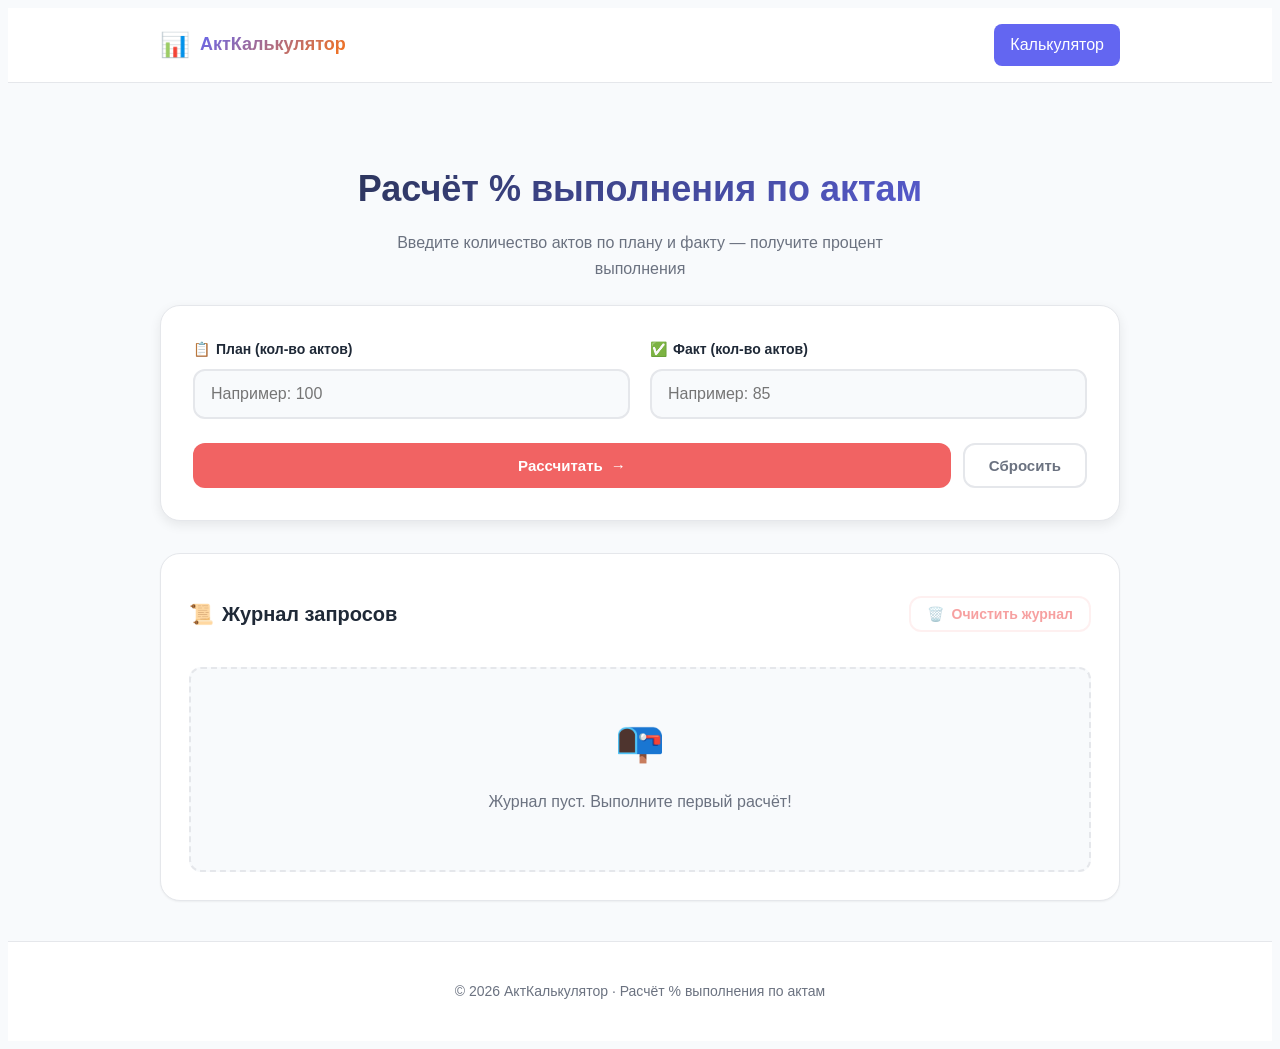
<file: index.html>
<!DOCTYPE html>
<html lang="ru">
<head>
    <meta charset="UTF-8">
    <meta name="viewport" content="width=device-width, initial-scale=1.0">
    <title>Калькулятор % выполнения актов</title>
    <link rel="stylesheet" href="style.css">
</head>
<body>
    <header class="site-header">
        <div class="container header-inner">
            <div class="logo">
                <span class="logo-icon">📊</span>
                <span class="logo-text">АктКалькулятор</span>
            </div>
            <nav class="nav">
                <a href="index.html" class="nav-link active">Калькулятор</a>
            </nav>
        </div>
    </header>

    <main class="container">
        <section class="hero">
            <h1 class="hero-title">Расчёт % выполнения по актам</h1>
            <p class="hero-subtitle">Введите количество актов по плану и факту — получите процент выполнения</p>
        </section>

        <section class="calculator-card">
            <div class="form-grid">
                <div class="field">
                    <label for="planInput" class="field-label">
                        <span class="field-icon">📋</span>
                        План (кол-во актов)
                    </label>
                    <input type="text" id="planInput" class="field-input" placeholder="Например: 100" autocomplete="off">
                </div>
                <div class="field">
                    <label for="factInput" class="field-label">
                        <span class="field-icon">✅</span>
                        Факт (кол-во актов)
                    </label>
                    <input type="text" id="factInput" class="field-input" placeholder="Например: 85" autocomplete="off">
                </div>
            </div>

            <div class="actions">
                <button id="calcBtn" class="btn btn-primary">
                    <span>Рассчитать</span>
                    <span class="btn-arrow">→</span>
                </button>
                <button id="resetBtn" class="btn btn-ghost">Сбросить</button>
            </div>

            <div id="resultBox" class="result-box hidden" aria-live="polite">
                <div class="result-icon" id="resultIcon">🎯</div>
                <div class="result-content">
                    <div class="result-title" id="resultTitle">Результат</div>
                    <div class="result-value" id="resultValue">—</div>
                </div>
            </div>
        </section>

        <section class="log-section">
            <div class="log-header">
                <h2 class="log-title">
                    <span class="log-icon">📜</span>
                    Журнал запросов
                </h2>
                <button id="clearLogBtn" class="btn btn-danger-ghost">
                    <span>🗑️</span> Очистить журнал
                </button>
            </div>
            <div id="logList" class="log-list">
                <div id="logEmpty" class="log-empty">
                    <span class="log-empty-icon">📭</span>
                    <p>Журнал пуст. Выполните первый расчёт!</p>
                </div>
            </div>
        </section>
    </main>

    <footer class="site-footer">
        <div class="container">
            <p>© 2026 АктКалькулятор · Расчёт % выполнения по актам</p>
        </div>
    </footer>

    <script src="script.js"></script>
</body>
</html>
</file>
<file: style.css>
{
    box-sizing: border-box;
    margin: 0;
    padding: 0;
}

:root {
    --primary: #6366f1;
    --primary-dark: #4f46e5;
    --primary-light: #eef2ff;
    --accent: #f97316;
    --success: #10b981;
    --success-light: #d1fae5;
    --danger: #ef4444;
    --danger-light: #fee2e2;
    --warning: #f59e0b;
    --warning-light: #fef3c7;
    --text: #1f2937;
    --text-muted: #6b7280;
    --bg: #f8fafc;
    --card: #ffffff;
    --border: #e5e7eb;
    --shadow-sm: 0 1px 2px rgba(0, 0, 0, 0.05);
    --shadow-md: 0 4px 12px rgba(0, 0, 0, 0.08);
    --radius-sm: 8px;
    --radius-md: 12px;
    --radius-lg: 20px;
}

body {
    font-family: -apple-system, BlinkMacSystemFont, "Segoe UI", Roboto, "Helvetica Neue", Arial, sans-serif;
    background: var(--bg);
    color: var(--text);
    line-height: 1.6;
    min-height: 100vh;
    display: flex;
    flex-direction: column;
}

.container {
    max-width: 960px;
    margin: 0 auto;
    padding: 0 20px;
    width: 100%;
}

/* ============ ШАПКА ============ */
.site-header {
    background: rgba(255, 255, 255, 0.9);
    border-bottom: 1px solid var(--border);
    padding: 16px 0;
    position: sticky;
    top: 0;
    z-index: 100;
    backdrop-filter: blur(10px);
}

.header-inner {
    display: flex;
    align-items: center;
    justify-content: space-between;
    gap: 16px;
}

.logo {
    display: flex;
    align-items: center;
    gap: 10px;
    font-weight: 700;
    font-size: 18px;
}

.logo-icon { font-size: 24px; }

.logo-text {
    background: linear-gradient(135deg, var(--primary), var(--accent));
    -webkit-background-clip: text;
    background-clip: text;
    -webkit-text-fill-color: transparent;
}

.nav { display: flex; gap: 8px; }

.nav-link {
    padding: 8px 16px;
    border-radius: var(--radius-sm);
    color: var(--text-muted);
    text-decoration: none;
    font-weight: 500;
    transition: all 0.2s ease;
}

.nav-link:hover { background: var(--primary-light); color: var(--primary); }
.nav-link.active { background: var(--primary); color: white; }

/* ============ HERO ============ */
.hero { text-align: center; padding: 48px 0 24px; }

.hero-title {
    font-size: clamp(24px, 4vw, 36px);
    font-weight: 800;
    margin-bottom: 12px;
    background: linear-gradient(135deg, var(--text) 0%, var(--primary) 100%);
    -webkit-background-clip: text;
    background-clip: text;
    -webkit-text-fill-color: transparent;
}

.hero-subtitle {
    color: var(--text-muted);
    font-size: clamp(14px, 2vw, 16px);
    max-width: 560px;
    margin: 0 auto;
}

/* ============ КАРТОЧКА КАЛЬКУЛЯТОРА ============ */
.calculator-card {
    background: var(--card);
    border-radius: var(--radius-lg);
    padding: 32px;
    box-shadow: var(--shadow-md);
    margin-bottom: 32px;
    border: 1px solid var(--border);
}

.form-grid {
    display: grid;
    grid-template-columns: 1fr 1fr;
    gap: 20px;
    margin-bottom: 24px;
}

.field { display: flex; flex-direction: column; gap: 8px; }

.field-label {
    display: flex;
    align-items: center;
    gap: 6px;
    font-weight: 600;
    font-size: 14px;
}

.field-input {
    padding: 14px 16px;
    border: 2px solid var(--border);
    border-radius: var(--radius-md);
    font-size: 16px;
    font-family: inherit;
    transition: all 0.2s ease;
    background: var(--bg);
}

.field-input:focus {
    outline: none;
    border-color: var(--primary);
    background: white;
    box-shadow: 0 0 0 4px rgba(99, 102, 241, 0.1);
}

.field-input.input-error {
    border-color: var(--danger);
    background: var(--danger-light);
    animation: shake 0.4s ease;
}

@keyframes shake {
    0%, 100% { transform: translateX(0); }
    25% { transform: translateX(-6px); }
    75% { transform: translateX(6px); }
}

/* ============ КНОПКИ ============ */
.actions { display: flex; gap: 12px; flex-wrap: wrap; }

.btn {
    display: inline-flex;
    align-items: center;
    justify-content: center;
    gap: 8px;
    padding: 12px 24px;
    border-radius: var(--radius-md);
    font-size: 15px;
    font-weight: 600;
    font-family: inherit;
    cursor: pointer;
    border: 2px solid transparent;
    transition: all 0.2s ease;
    text-decoration: none;
    white-space: nowrap;
}

.btn-primary {
    background: #f16363;
    color: white;
    flex: 1;
    min-width: 180px;
}

.btn-primary:hover {
    background: var(--primary-dark);
    transform: translateY(-2px);
    box-shadow: var(--shadow-md);
}

.btn-arrow { transition: transform 0.2s ease; }
.btn-primary:hover .btn-arrow { transform: translateX(4px); }

.btn-ghost {
    background: transparent;
    color: var(--text-muted);
    border-color: var(--border);
}

.btn-ghost:hover {
    background: var(--bg);
    color: var(--text);
    border-color: var(--text-muted);
}

.btn-danger-ghost {
    background: transparent;
    color: var(--danger);
    border-color: var(--danger-light);
    padding: 8px 16px;
    font-size: 14px;
}

.btn-danger-ghost:hover {
    background: var(--danger-light);
    border-color: var(--danger);
}

/* ============ БЛОК РЕЗУЛЬТАТА ============ */
.result-box {
    margin-top: 24px;
    padding: 20px;
    border-radius: var(--radius-md);
    display: flex;
    align-items: center;
    gap: 16px;
    animation: slideIn 0.3s ease;
    border: 2px solid;
}

@keyframes slideIn {
    from { opacity: 0; transform: translateY(-10px); }
    to { opacity: 1; transform: translateY(0); }
}

.result-box.hidden { display: none; }

.result-box.result-success { background: var(--success-light); border-color: var(--success); }
.result-box.result-warning { background: var(--warning-light); border-color: var(--warning); }
.result-box.result-error { background: var(--danger-light); border-color: var(--danger); }

.result-icon { font-size: 36px; flex-shrink: 0; }

.result-content { flex: 1; min-width: 0; }

.result-title {
    font-size: 13px;
    font-weight: 600;
    text-transform: uppercase;
    letter-spacing: 0.5px;
    opacity: 0.7;
    margin-bottom: 4px;
}

.result-value {
    font-size: clamp(16px, 2.5vw, 20px);
    font-weight: 700;
    word-break: break-word;
}

.result-success .result-value { color: #047857; }
.result-warning .result-value { color: #b45309; }
.result-error .result-value { color: #b91c1c; }

/* ============ ЖУРНАЛ ============ */
.log-section {
    background: var(--card);
    border-radius: var(--radius-lg);
    padding: 28px;
    box-shadow: var(--shadow-sm);
    border: 1px solid var(--border);
    margin-bottom: 40px;
}

.log-header {
    display: flex;
    align-items: center;
    justify-content: space-between;
    gap: 16px;
    margin-bottom: 20px;
    flex-wrap: wrap;
}

.log-title {
    font-size: 20px;
    font-weight: 700;
    display: flex;
    align-items: center;
    gap: 8px;
}

.log-list { display: flex; flex-direction: column; gap: 10px; }

.log-empty {
    text-align: center;
    padding: 40px 20px;
    color: var(--text-muted);
    background: var(--bg);
    border-radius: var(--radius-md);
    border: 2px dashed var(--border);
}

.log-empty-icon { font-size: 40px; display: block; margin-bottom: 8px; }

.log-entry {
    display: grid;
    grid-template-columns: auto 1fr auto;
    gap: 16px;
    align-items: center;
    padding: 14px 18px;
    background: var(--bg);
    border-radius: var(--radius-md);
    border: 1px solid var(--border);
    animation: fadeIn 0.3s ease;
    transition: all 0.2s ease;
}

@keyframes fadeIn {
    from { opacity: 0; transform: translateY(8px); }
    to { opacity: 1; transform: translateY(0); }
}

.log-entry:hover {
    border-color: var(--primary);
    box-shadow: var(--shadow-sm);
}

.log-time {
    font-size: 12px;
    color: var(--text-muted);
    font-weight: 600;
    font-variant-numeric: tabular-nums;
    background: white;
    padding: 4px 10px;
    border-radius: 20px;
    border: 1px solid var(--border);
    white-space: nowrap;
}

.log-data { display: flex; flex-direction: column; gap: 2px; min-width: 0; }

.log-inputs { font-size: 14px; color: var(--text); font-weight: 500; }
.log-inputs strong { color: var(--primary); }

.log-result {
    font-size: 13px;
    color: var(--text-muted);
    word-break: break-word;
}

.log-result.log-result-success { color: var(--success); font-weight: 600; }
.log-result.log-result-error { color: var(--danger); }

.log-number {
    font-size: 14px;
    font-weight: 700;
    color: var(--text-muted);
    background: white;
    width: 32px;
    height: 32px;
    border-radius: 50%;
    display: flex;
    align-items: center;
    justify-content: center;
    border: 2px solid var(--border);
    flex-shrink: 0;
}

/* ============ СТРАНИЦА ОШИБКИ 404 ============ */
.error-page {
    background: linear-gradient(135deg, #f8fafc 0%, #eef2ff 100%);
}

.error-container {
    flex: 1;
    display: flex;
    align-items: center;
    justify-content: center;
    padding: 40px 20px;
}

.error-card {
    text-align: center;
    max-width: 520px;
    padding: 40px 24px;
}

.error-code {
    font-size: clamp(80px, 15vw, 140px);
    font-weight: 900;
    line-height: 1;
    background: linear-gradient(135deg, var(--primary) 0%, var(--accent) 100%);
    -webkit-background-clip: text;
    background-clip: text;
    -webkit-text-fill-color: transparent;
    margin-bottom: 16px;
    letter-spacing: -4px;
}

.error-title {
    font-size: clamp(24px, 4vw, 32px);
    font-weight: 800;
    margin-bottom: 12px;
}

.error-subtitle {
    color: var(--text-muted);
    font-size: 16px;
    margin-bottom: 28px;
    line-height: 1.6;
}

.error-actions { margin-bottom: 32px; }

.error-illustration svg {
    max-width: 240px;
    width: 100%;
    height: auto;
}

/* ============ ФУТЕР ============ */
.site-footer {
    margin-top: auto;
    padding: 24px 0;
    text-align: center;
    color: var(--text-muted);
    font-size: 14px;
    border-top: 1px solid var(--border);
    background: var(--card);
}

/* ============ АДАПТИВНОСТЬ ============ */
@media (max-width: 640px) {
    .site-header { padding: 12px 0; }
    .logo-text { font-size: 16px; }
    .nav-link { padding: 6px 12px; font-size: 14px; }
    .hero { padding: 32px 0 16px; }

    .calculator-card {
        padding: 20px;
        border-radius: var(--radius-md);
    }

    .form-grid { grid-template-columns: 1fr; gap: 16px; }

    .actions { flex-direction: column; }

    .btn-primary, .btn-ghost { width: 100%; min-width: 0; }

    .result-box { padding: 16px; gap: 12px; }
    .result-icon { font-size: 28px; }

    .log-section { padding: 20px; border-radius: var(--radius-md); }

    .log-header { flex-direction: column; align-items: stretch; }

    .log-entry { grid-template-columns: auto 1fr; gap: 12px; padding: 12px; }
    .log-number { display: none; }
    .log-time { grid-column: 1 / -1; justify-self: start; }

    .error-card { padding: 24px 16px; }
}

@media (max-width: 380px) {
    .container { padding: 0 14px; }
    .hero-title { font-size: 22px; }
    .calculator-card { padding: 16px; }
    .field-input { padding: 12px 14px; font-size: 15px; }
}
</file>
